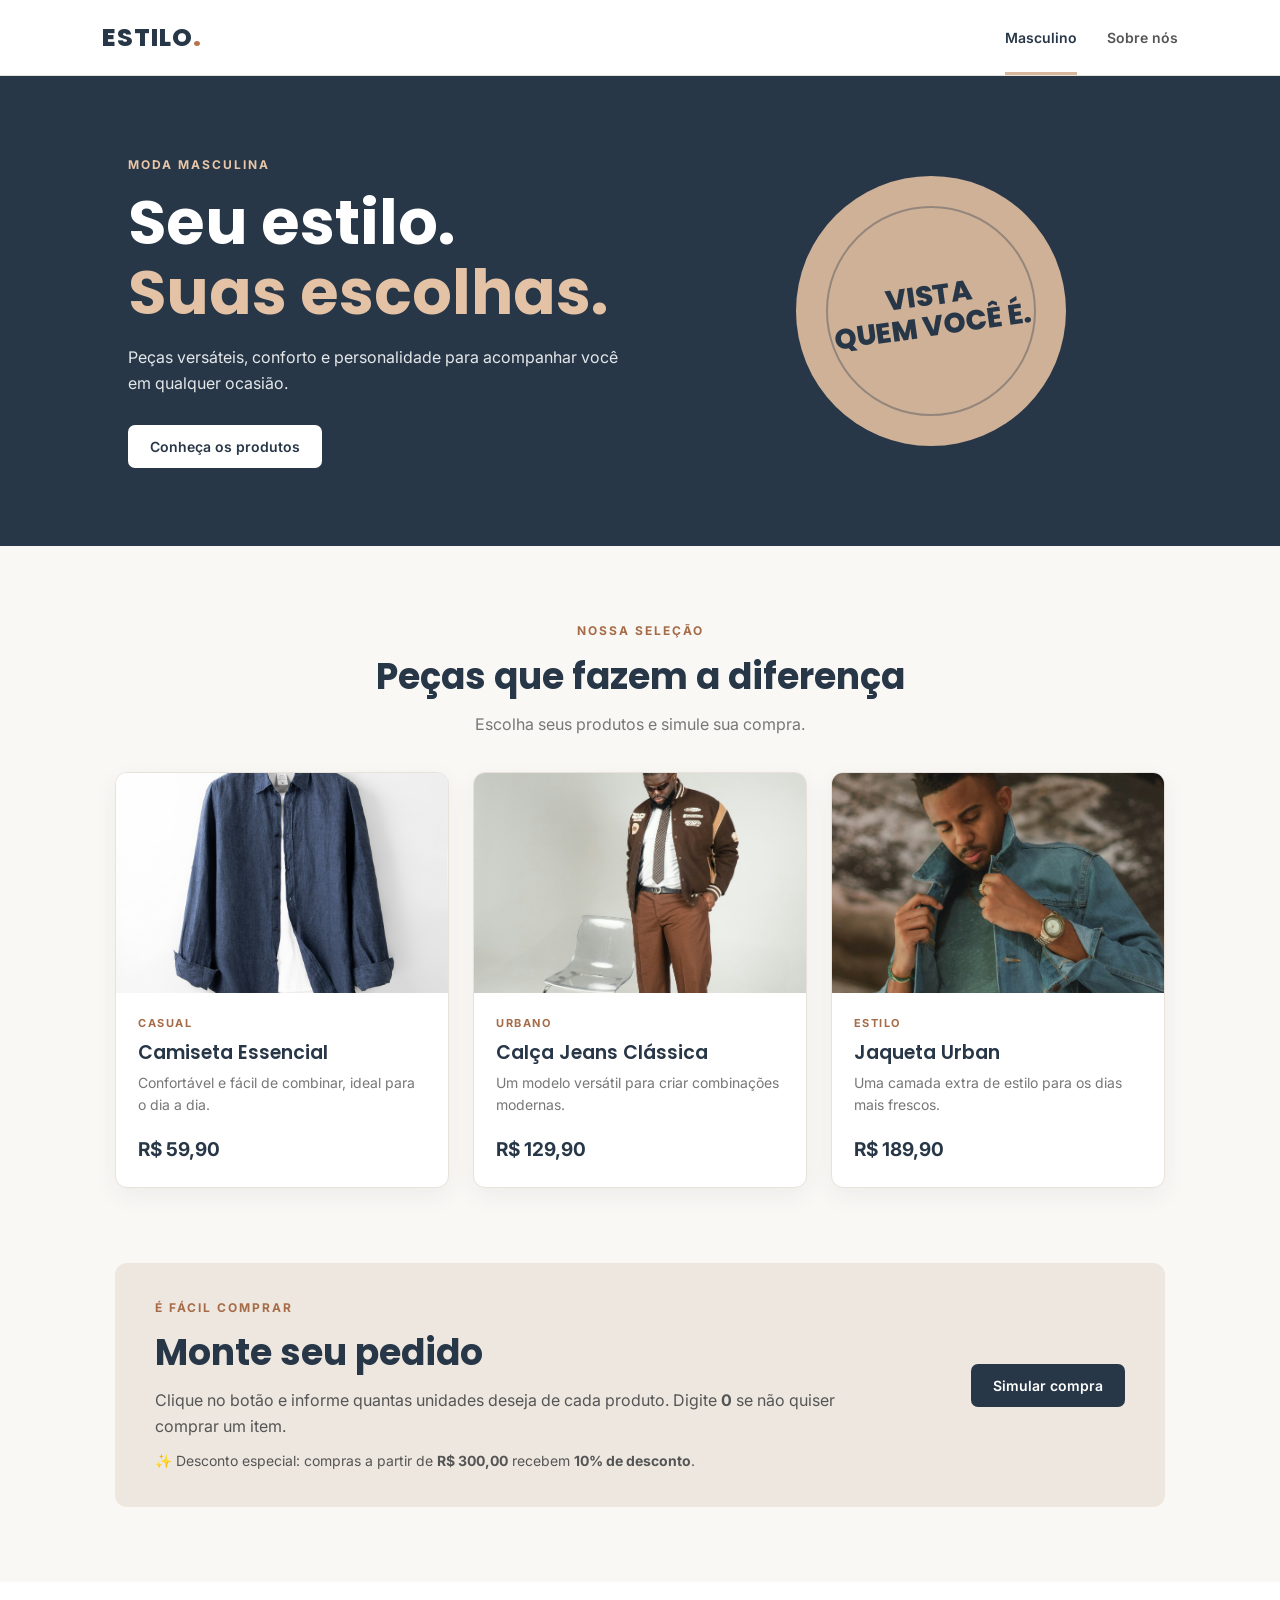
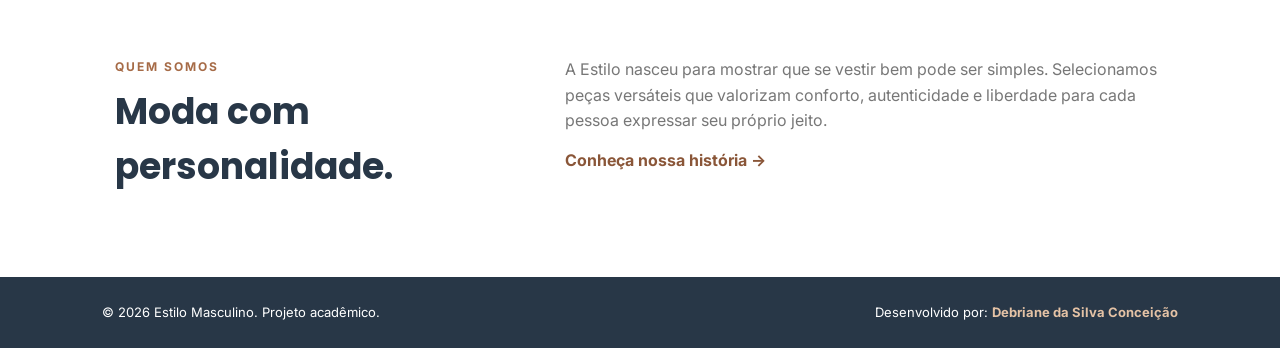
<file: estilo_masculino_simulador/estilo_masculino/index.html>
<!DOCTYPE html>
<html lang="pt-BR">
<head>
    <meta charset="UTF-8">
    <meta name="viewport" content="width=device-width, initial-scale=1.0">
    <meta name="description" content="Estilo Masculino: roupas versáteis para todos os momentos.">
    <title>Estilo Masculino | Minha Loja</title>
    <link rel="stylesheet" href="style.css">
    <script src="script.js" defer></script>
</head>
<body>
    <header class="cabecalho">
        <a class="logo" href="index.html">ESTILO<span>.</span></a>
        <nav aria-label="Navegação principal">
            <a class="ativo" href="index.html">Masculino</a>
            <a href="sobre.html">Sobre nós</a>
        </nav>
    </header>

    <main>
        <section class="hero">
            <div class="hero-conteudo">
                <p class="etiqueta">MODA MASCULINA</p>
                <h1>Seu estilo.<br><span>Suas escolhas.</span></h1>
                <p>Peças versáteis, conforto e personalidade para acompanhar você em qualquer ocasião.</p>
                <a class="botao botao-claro" href="#produtos">Conheça os produtos</a>
            </div>

            <div class="hero-detalhe" aria-hidden="true">
                <div class="circulo circulo-um"></div>
                <div class="circulo circulo-dois"></div>
                <div class="hero-texto">VISTA<br>QUEM VOCÊ É.</div>
            </div>
        </section>

        <section class="secao produtos-secao" id="produtos">
            <div class="titulo-secao">
                <p class="etiqueta">NOSSA SELEÇÃO</p>
                <h2>Peças que fazem a diferença</h2>
                <p>Escolha seus produtos e simule sua compra.</p>
            </div>

            <div class="produtos-grid">

                <!-- CAMISETA -->
                <article class="produto-card">
                    <div class="produto-icone icone-camiseta"
                         aria-hidden="true">
                    </div>

                    <div class="produto-info">
                        <p class="categoria">CASUAL</p>
                        <h3>Camiseta Essencial</h3>
                        <p>Confortável e fácil de combinar, ideal para o dia a dia.</p>
                        <strong>R$ 59,90</strong>
                    </div>
                </article>

                <!-- CALÇA -->
                <article class="produto-card">
                    <div class="produto-icone icone-calca"
                         aria-hidden="true">
                    </div>

                    <div class="produto-info">
                        <p class="categoria">URBANO</p>
                        <h3>Calça Jeans Clássica</h3>
                        <p>Um modelo versátil para criar combinações modernas.</p>
                        <strong>R$ 129,90</strong>
                    </div>
                </article>

                <!-- JAQUETA -->
                <article class="produto-card">
                    <div class="produto-icone icone-jaqueta"
                         aria-hidden="true">
                    </div>

                    <div class="produto-info">
                        <p class="categoria">ESTILO</p>
                        <h3>Jaqueta Urban</h3>
                        <p>Uma camada extra de estilo para os dias mais frescos.</p>
                        <strong>R$ 189,90</strong>
                    </div>
                </article>

            </div>
        </section>

        <section class="simulador" id="simulador">
            <div>
                <p class="etiqueta">É FÁCIL COMPRAR</p>
                <h2>Monte seu pedido</h2>
                <p>Clique no botão e informe quantas unidades deseja de cada produto. Digite <strong>0</strong> se não quiser comprar um item.</p>
                <p class="regra-desconto">
                    ✨ Desconto especial: compras a partir de
                    <strong>R$ 300,00</strong> recebem
                    <strong>10% de desconto</strong>.
                </p>
            </div>

            <button class="botao botao-principal"
                    type="button"
                    onclick="simularCompra()">
                Simular compra
            </button>
        </section>

        <section class="sobre-resumo secao">
            <div>
                <p class="etiqueta">QUEM SOMOS</p>
                <h2>Moda com personalidade.</h2>
            </div>

            <div>
                <p>A Estilo nasceu para mostrar que se vestir bem pode ser simples. Selecionamos peças versáteis que valorizam conforto, autenticidade e liberdade para cada pessoa expressar seu próprio jeito.</p>

                <a class="link-seta" href="sobre.html">
                    Conheça nossa história →
                </a>
            </div>
        </section>
    </main>

    <footer class="rodape">
        <p>© 2026 Estilo Masculino. Projeto acadêmico.</p>
        <p>Desenvolvido por: <strong>Debriane da Silva Conceição</strong></p>
    </footer>
</body>
</html>
</file>
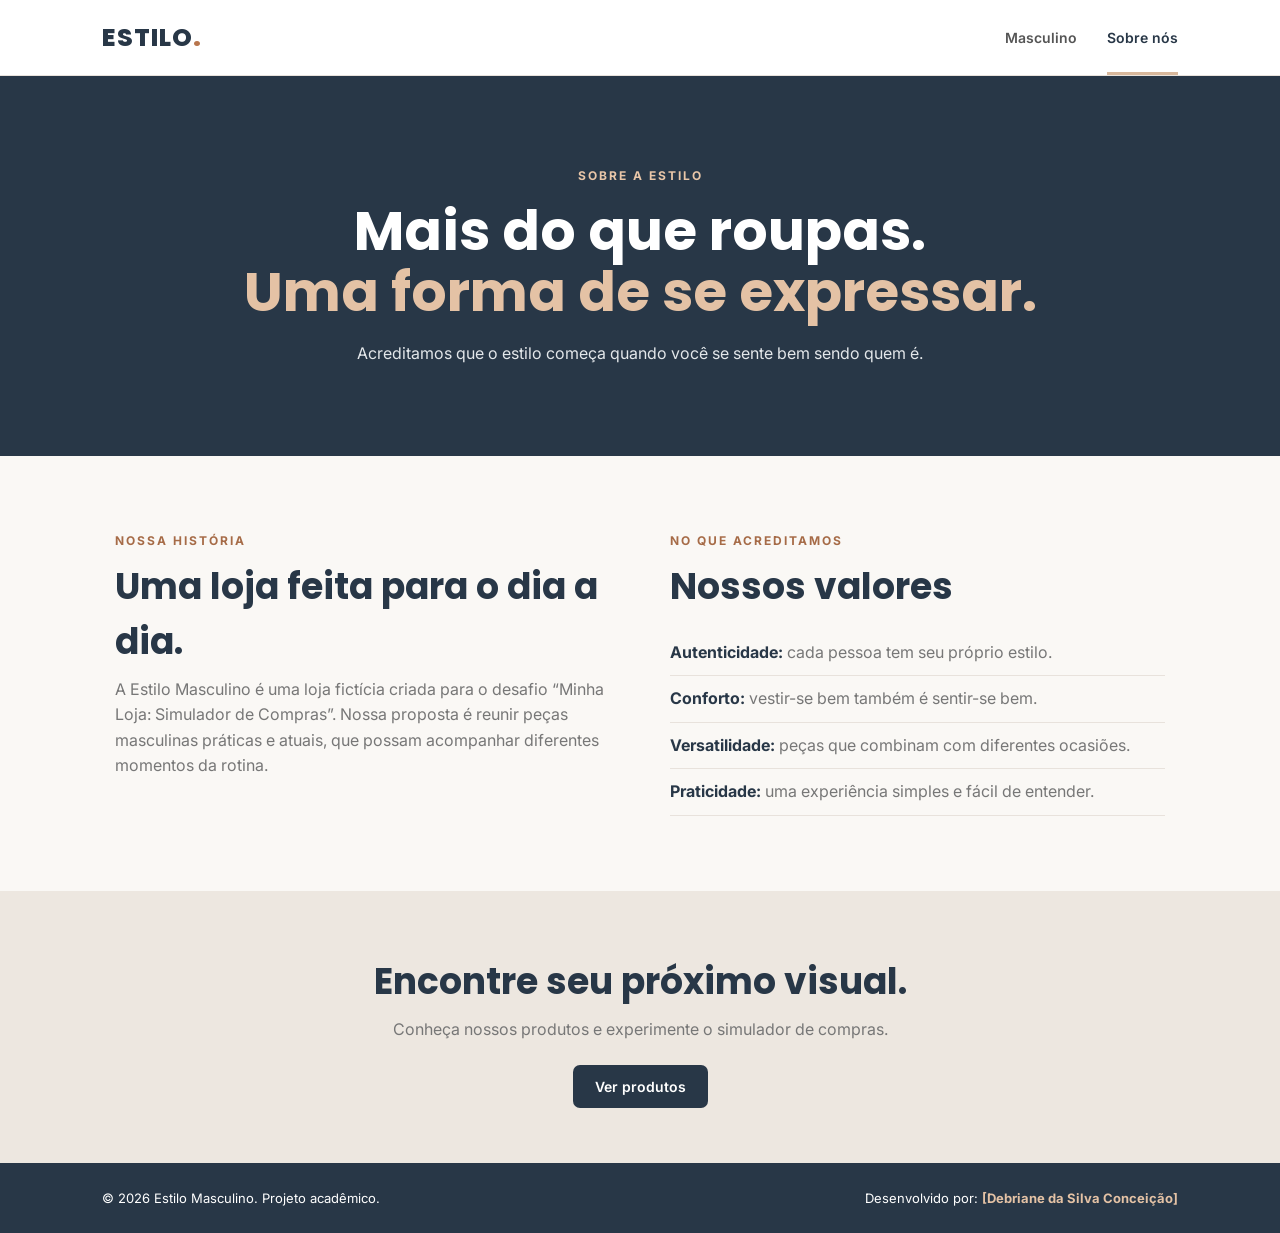
<file: estilo_masculino_simulador/estilo_masculino/sobre.html>
<!DOCTYPE html>
<html lang="pt-BR">
<head>
    <meta charset="UTF-8">
    <meta name="viewport" content="width=device-width, initial-scale=1.0">
    <meta name="description" content="Conheça a história e os valores da Estilo Masculino.">
    <title>Sobre nós | Estilo Masculino</title>
    <link rel="stylesheet" href="style.css">
</head>
<body>
    <header class="cabecalho">
        <a class="logo" href="index.html">ESTILO<span>.</span></a>
        <nav aria-label="Navegação principal">
            <a href="index.html">Masculino</a>
            <a class="ativo" href="sobre.html">Sobre nós</a>
        </nav>
    </header>

    <main>
        <section class="sobre-hero">
            <p class="etiqueta">SOBRE A ESTILO</p>
            <h1>Mais do que roupas.<br><span>Uma forma de se expressar.</span></h1>
            <p>Acreditamos que o estilo começa quando você se sente bem sendo quem é.</p>
        </section>

        <section class="sobre-conteudo secao">
            <div class="sobre-bloco">
                <p class="etiqueta">NOSSA HISTÓRIA</p>
                <h2>Uma loja feita para o dia a dia.</h2>
                <p>A Estilo Masculino é uma loja fictícia criada para o desafio “Minha Loja: Simulador de Compras”. Nossa proposta é reunir peças masculinas práticas e atuais, que possam acompanhar diferentes momentos da rotina.</p>
            </div>
            <div class="sobre-bloco valores">
                <p class="etiqueta">NO QUE ACREDITAMOS</p>
                <h2>Nossos valores</h2>
                <ul>
                    <li><strong>Autenticidade:</strong> cada pessoa tem seu próprio estilo.</li>
                    <li><strong>Conforto:</strong> vestir-se bem também é sentir-se bem.</li>
                    <li><strong>Versatilidade:</strong> peças que combinam com diferentes ocasiões.</li>
                    <li><strong>Praticidade:</strong> uma experiência simples e fácil de entender.</li>
                </ul>
            </div>
        </section>

        <section class="voltar">
            <h2>Encontre seu próximo visual.</h2>
            <p>Conheça nossos produtos e experimente o simulador de compras.</p>
            <a class="botao botao-principal" href="index.html#produtos">Ver produtos</a>
        </section>
    </main>

    <footer class="rodape">
        <p>© 2026 Estilo Masculino. Projeto acadêmico.</p>
        <p>Desenvolvido por: <strong>[Debriane da Silva Conceição]</strong></p>
    </footer>
</body>
</html>
</file>
<file: estilo_masculino_simulador/estilo_masculino/style.css>
@import url('https://fonts.googleapis.com/css2?family=Inter:wght@400;500;600;700&family=Poppins:wght@400;500;600;700;800&display=swap');

/* ==========================================
   2. VARIÁVEIS
========================================== */

:root {
    --cor-primaria: #283747;
    --cor-secundaria: #D8B89C;

    --cor-fundo: #FAF8F5;
    --cor-card: #FFFFFF;

    --cor-texto: #252525;
    --cor-texto-secundario: #777777;

    --cor-borda: #E8E2DC;

    --fonte-titulos: 'Poppins', 'Segoe UI', sans-serif;
    --fonte-textos: 'Inter', 'Segoe UI', sans-serif;
}


/* ==========================================
   3. CONFIGURAÇÕES GERAIS
========================================== */

* {
    margin: 0;
    padding: 0;
    box-sizing: border-box;
}

html {
    scroll-behavior: smooth;
}

body {
    background-color: var(--cor-fundo);
    color: var(--cor-texto);
    font-family: var(--fonte-textos);
    line-height: 1.6;
}

img {
    max-width: 100%;
    display: block;
}

a {
    color: inherit;
}


/* ==========================================
   4. CABEÇALHO
========================================== */

.cabecalho {
    min-height: 76px;
    padding: 0 8%;
    display: flex;
    align-items: center;
    justify-content: space-between;
    gap: 24px;
    background-color: var(--cor-card);
    border-bottom: 1px solid var(--cor-borda);
}

.logo {
    color: var(--cor-primaria);
    font: 800 25px var(--fonte-titulos);
    letter-spacing: 1px;
    text-decoration: none;
}

.logo span {
    color: #B8754D;
}

.cabecalho nav {
    display: flex;
    gap: 30px;
}

.cabecalho nav a {
    padding: 27px 0 23px;
    border-bottom: 3px solid transparent;
    color: #555555;
    font-size: 14px;
    font-weight: 600;
    text-decoration: none;
    transition: 0.2s;
}

.cabecalho nav a:hover,
.cabecalho nav a.ativo {
    color: var(--cor-primaria);
    border-color: var(--cor-secundaria);
}


/* ==========================================
   5. HERO
========================================== */

.hero {
    min-height: 470px;
    padding: 65px 10%;
    display: grid;
    grid-template-columns: 1.1fr 0.9fr;
    align-items: center;
    gap: 40px;
    overflow: hidden;
    background-color: var(--cor-primaria);
    color: #FFFFFF;
}

.etiqueta {
    color: #A66B47;
    font-size: 12px;
    font-weight: 700;
    letter-spacing: 2px;
}

.hero .etiqueta,
.sobre-hero .etiqueta {
    color: #E9C6A8;
}

.hero h1,
.sobre-hero h1 {
    margin: 14px 0 18px;
    font: 700 clamp(38px, 5vw, 62px)/1.12 var(--fonte-titulos);
}

.hero h1 span,
.sobre-hero h1 span {
    color: #E4C2A5;
}

.hero-conteudo > p:not(.etiqueta) {
    max-width: 510px;
    margin-bottom: 28px;
    color: #E3E7EA;
}


/* ==========================================
   6. BOTÕES
========================================== */

.botao {
    display: inline-block;
    padding: 13px 22px;
    border: none;
    border-radius: 7px;
    font: 600 14px var(--fonte-textos);
    text-decoration: none;
    cursor: pointer;
    transition: 0.2s;
}

.botao:hover {
    transform: translateY(-2px);
    filter: brightness(0.95);
}

.botao-claro {
    background-color: #FFFFFF;
    color: var(--cor-primaria);
}

.botao-principal {
    background-color: var(--cor-primaria);
    color: #FFFFFF;
}


/* ==========================================
   7. ELEMENTOS DECORATIVOS DO HERO
========================================== */

.hero-detalhe {
    position: relative;
    min-height: 300px;
    display: grid;
    place-items: center;
}

.circulo {
    position: absolute;
    border-radius: 50%;
}

.circulo-um {
    width: 270px;
    height: 270px;
    background-color: var(--cor-secundaria);
    opacity: 0.95;
}

.circulo-dois {
    width: 210px;
    height: 210px;
    border: 2px solid rgba(40, 55, 71, 0.35);
}

.hero-texto {
    position: relative;
    z-index: 1;
    color: var(--cor-primaria);
    font: 800 28px/1.1 var(--fonte-titulos);
    text-align: center;
    transform: rotate(-8deg);
}


/* ==========================================
   8. SEÇÕES GERAIS
========================================== */

.secao {
    padding: 75px 9%;
}

.titulo-secao {
    margin-bottom: 35px;
    text-align: center;
}

.titulo-secao h2,
.sobre-resumo h2,
.simulador h2,
.sobre-bloco h2,
.voltar h2 {
    margin: 8px 0;
    color: var(--cor-primaria);
    font: 700 clamp(25px, 3vw, 36px) var(--fonte-titulos);
}

.titulo-secao > p:last-child {
    color: var(--cor-texto-secundario);
}


/* ==========================================
   9. CARDS DOS PRODUTOS
========================================== */

.produtos-grid {
    width: 100%;
    max-width: 1120px;
    margin: auto;
    display: grid;
    grid-template-columns: repeat(3, minmax(0, 1fr));
    gap: 24px;
}

.produto-card {
    min-width: 0;
    overflow: hidden;
    background-color: var(--cor-card);
    border: 1px solid var(--cor-borda);
    border-radius: 12px;
    box-shadow: 0 8px 25px rgba(40, 55, 71, 0.06);
    transition: transform 0.3s, box-shadow 0.3s;
}

.produto-card:hover {
    transform: translateY(-5px);
    box-shadow: 0 12px 30px rgba(40, 55, 71, 0.12);
}


/* ==========================================
   10. IMAGENS DOS PRODUTOS (Caminho corrigido para a pasta public)
========================================== */

.produto-icone {
    width: 100%;
    height: 220px;
    background-size: cover;
    background-position: center;
    background-repeat: no-repeat;
}

/* Camiseta */
.icone-camiseta {
    background-image: url("public/camisa.jpg");
}

/* Calça */
.icone-calca {
    background-image: url("public/calças.jpg");
}

/* Jaqueta */
.icone-jaqueta {
    background-image: url("public/jaqueta.jpg");
}


/* ==========================================
   11. INFORMAÇÕES DOS PRODUTOS
========================================== */

.produto-info {
    padding: 22px;
}

.categoria {
    color: #A66B47;
    font-size: 11px;
    font-weight: 700;
    letter-spacing: 1.5px;
}

.produto-info h3 {
    margin: 5px 0;
    color: var(--cor-primaria);
    font: 600 19px var(--fonte-titulos);
}

.produto-info p:not(.categoria) {
    min-height: 50px;
    color: var(--cor-texto-secundario);
    font-size: 14px;
}

.produto-info strong {
    display: block;
    margin-top: 13px;
    color: var(--cor-primaria);
    font-size: 19px;
}


/* ==========================================
   12. SIMULADOR DE COMPRAS
========================================== */

.simulador {
    margin: 0 9% 75px;
    padding: 35px 40px;
    display: flex;
    align-items: center;
    justify-content: space-between;
    gap: 25px;
    background-color: #EDE7E0;
    border-radius: 12px;
}

.simulador > div {
    flex: 1;
}

.simulador p:not(.etiqueta) {
    max-width: 690px;
    color: #555555;
}

.regra-desconto {
    margin-top: 10px;
    font-size: 14px;
}


/* ==========================================
   13. RESUMO SOBRE A LOJA
========================================== */

.sobre-resumo {
    display: grid;
    grid-template-columns: 0.8fr 1.2fr;
    gap: 50px;
    background-color: var(--cor-card);
}

.sobre-resumo p:not(.etiqueta) {
    color: var(--cor-texto-secundario);
}

.link-seta {
    display: inline-block;
    margin-top: 14px;
    color: #8A5638;
    font-weight: 700;
    text-decoration: none;
}

.link-seta:hover {
    text-decoration: underline;
}


/* ==========================================
   14. RODAPÉ
========================================== */

.rodape {
    padding: 25px 8%;
    display: flex;
    justify-content: space-between;
    flex-wrap: wrap;
    gap: 12px;
    background-color: var(--cor-primaria);
    color: #FFFFFF;
    font-size: 13px;
}

.rodape strong {
    color: #E4C2A5;
}


/* ==========================================
   15. PÁGINA SOBRE NÓS
========================================== */

.sobre-hero {
    padding: 90px 10%;
    background-color: var(--cor-primaria);
    color: #FFFFFF;
    text-align: center;
}

.sobre-hero h1 {
    font-size: clamp(35px, 5vw, 55px);
}

.sobre-hero > p:last-child {
    color: #E3E7EA;
}

.sobre-conteudo {
    display: grid;
    grid-template-columns: 1fr 1fr;
    gap: 60px;
}

.sobre-bloco > p:last-child {
    color: var(--cor-texto-secundario);
}


/* ==========================================
   16. VALORES DA LOJA
========================================== */

.valores ul {
    margin-top: 16px;
    list-style: none;
}

.valores li {
    padding: 10px 0;
    border-bottom: 1px solid var(--cor-borda);
    color: var(--cor-texto-secundario);
}

.valores li strong {
    color: var(--cor-primaria);
}


/* ==========================================
   17. SEÇÃO VOLTAR
========================================== */

.voltar {
    padding: 55px 8%;
    background-color: #EDE7E0;
    text-align: center;
}

.voltar p {
    margin: 8px 0 22px;
    color: var(--cor-texto-secundario);
}


/* ==========================================
   18. RESPONSIVIDADE - TABLETS
========================================== */

@media (max-width: 760px) {

    .cabecalho {
        padding: 15px 5%;
        flex-wrap: wrap;
    }

    .cabecalho nav {
        gap: 18px;
    }

    .cabecalho nav a {
        padding: 8px 0;
    }

    .hero {
        grid-template-columns: 1fr;
        padding: 55px 7%;
    }

    .hero-detalhe {
        min-height: 230px;
    }

    .circulo-um {
        width: 210px;
        height: 210px;
    }

    .circulo-dois {
        width: 165px;
        height: 165px;
    }

    .produtos-grid {
        grid-template-columns: 1fr;
        max-width: 430px;
    }

    .simulador {
        margin: 0 5% 50px;
        padding: 28px;
        align-items: flex-start;
        flex-direction: column;
    }

    .sobre-resumo,
    .sobre-conteudo {
        grid-template-columns: 1fr;
        gap: 25px;
    }

    .secao {
        padding: 55px 7%;
    }
}


/* ==========================================
   19. RESPONSIVIDADE - CELULARES
========================================== */

@media (max-width: 430px) {

    .cabecalho {
        justify-content: center;
    }

    .cabecalho nav {
        width: 100%;
        justify-content: center;
    }

    .cabecalho nav a {
        font-size: 13px;
    }

    .rodape {
        flex-direction: column;
        text-align: center;
    }

    .produto-icone {
        height: 200px;
    }

    .simulador {
        padding: 24px;
    }

    .botao {
        max-width: 100%;
    }
}
</file>
